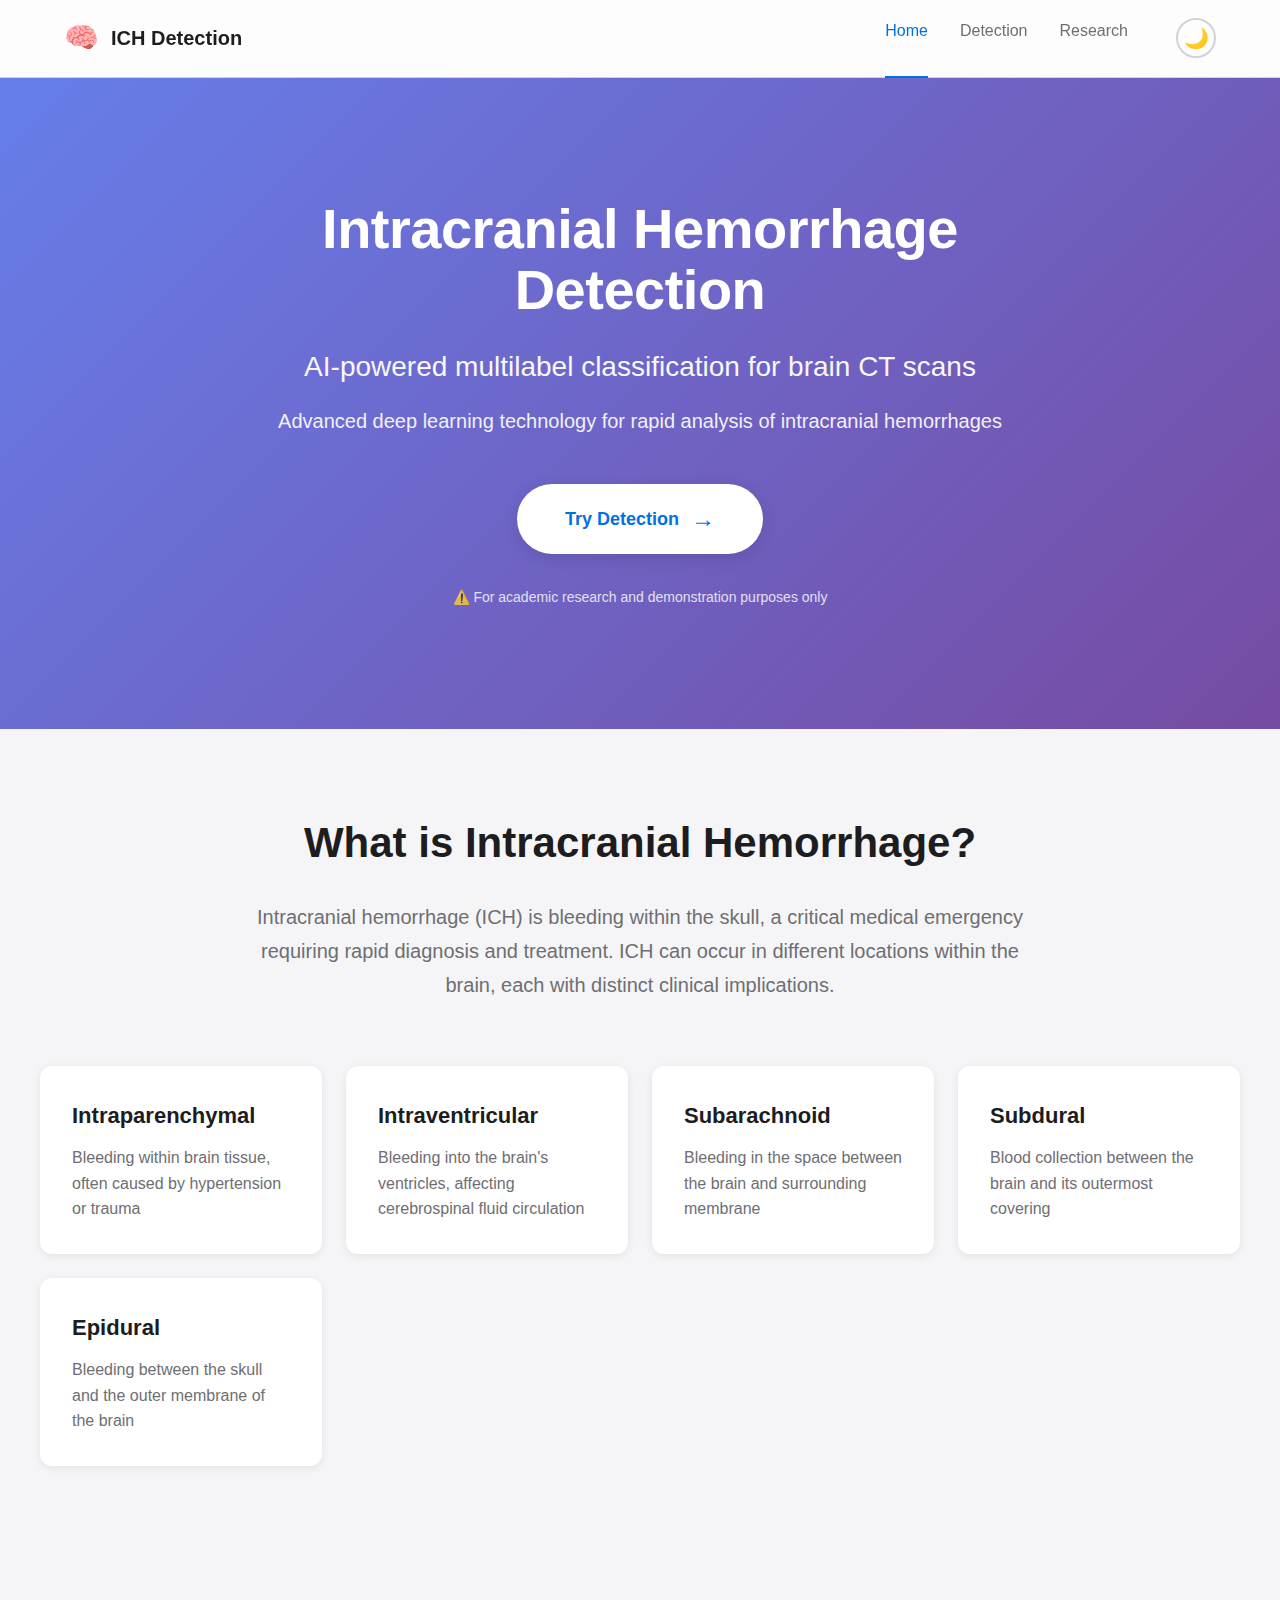
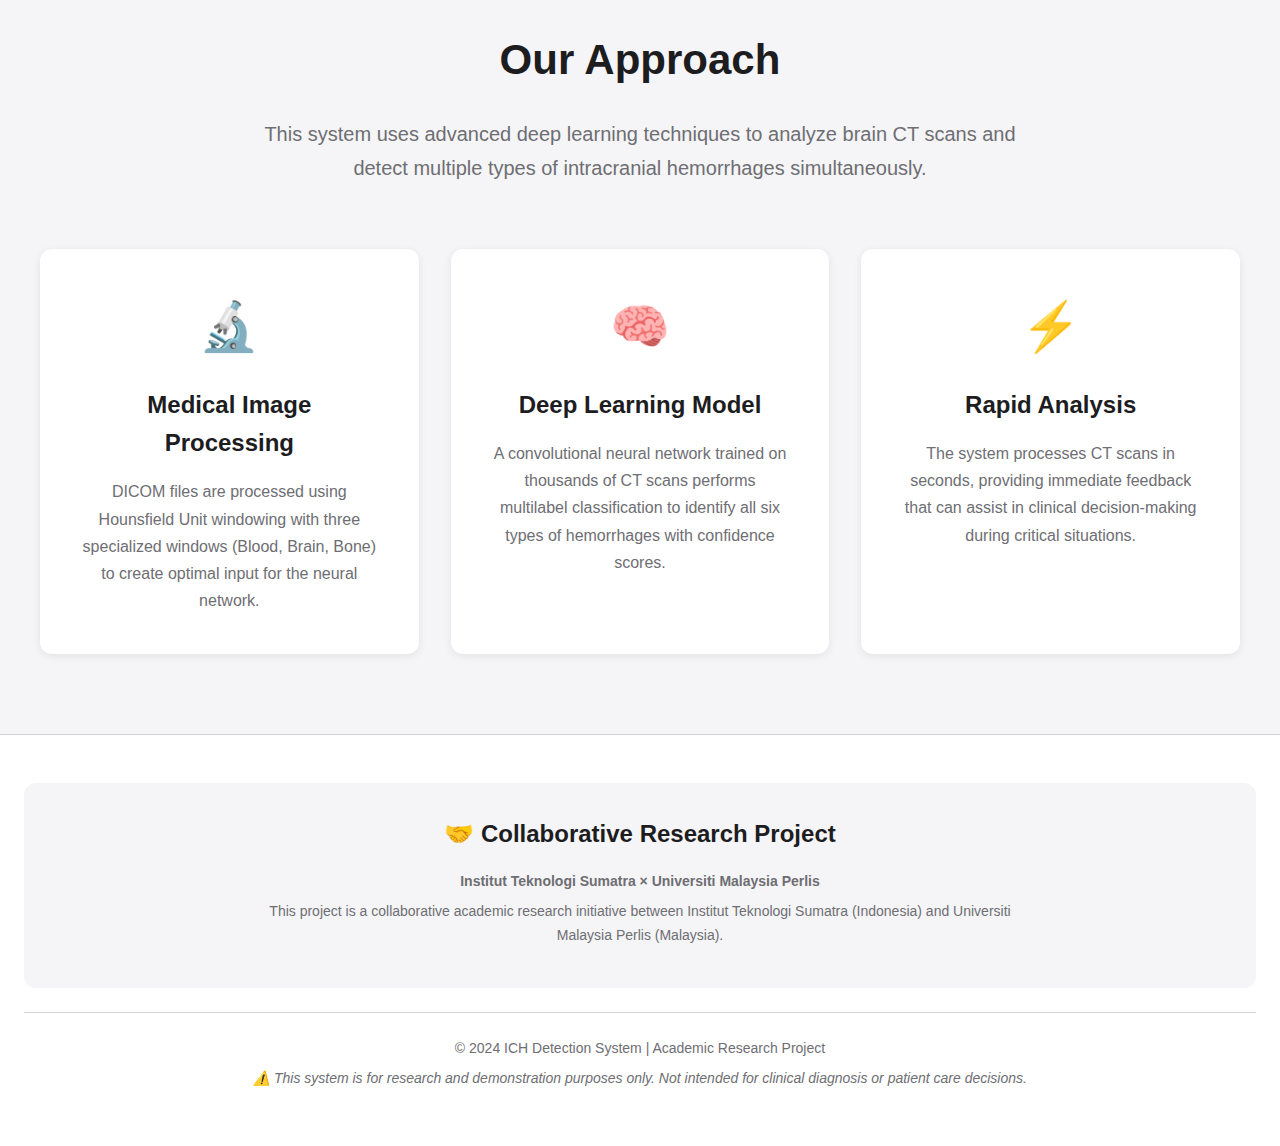
<file: frontend/index.html>
<!DOCTYPE html>
<html lang="en">
  <head>
    <meta charset="UTF-8" />
    <meta name="viewport" content="width=device-width, initial-scale=1.0" />
    <title>ICH Detection System</title>
    <link rel="stylesheet" href="css/styles.css" />
    <link rel="stylesheet" href="css/dark-mode.css" />
  </head>
  <body>
    <!-- Navigation -->
    <nav class="navbar">
      <div class="nav-container">
        <div class="nav-logo">
          <span class="logo-icon">🧠</span>
          <span class="logo-text">ICH Detection</span>
        </div>
        <div class="nav-links">
          <a href="index.html" class="nav-link active">Home</a>
          <a href="detection.html" class="nav-link">Detection</a>
          <a href="#research" class="nav-link">Research</a>
          <button
            id="theme-toggle"
            class="theme-toggle"
            aria-label="Toggle dark mode"
          >
            <span class="theme-icon">🌙</span>
          </button>
        </div>
      </div>
    </nav>

    <!-- Hero Section -->
    <section class="hero">
      <div class="hero-content">
        <h1 class="hero-title">Intracranial Hemorrhage Detection</h1>
        <p class="hero-subtitle">
          AI-powered multilabel classification for brain CT scans
        </p>
        <p class="hero-description">
          Advanced deep learning technology for rapid analysis of intracranial
          hemorrhages
        </p>
        <a href="detection.html" class="cta-button">
          Try Detection
          <span class="arrow">→</span>
        </a>
        <p class="disclaimer">
          ⚠️ For academic research and demonstration purposes only
        </p>
      </div>
    </section>

    <!-- About ICH Section -->
    <section class="about-section">
      <div class="section-container">
        <h2 class="section-title">What is Intracranial Hemorrhage?</h2>
        <p class="section-text">
          Intracranial hemorrhage (ICH) is bleeding within the skull, a critical
          medical emergency requiring rapid diagnosis and treatment. ICH can
          occur in different locations within the brain, each with distinct
          clinical implications.
        </p>

        <div class="ich-types">
          <div class="ich-card">
            <h3>Intraparenchymal</h3>
            <p>
              Bleeding within brain tissue, often caused by hypertension or
              trauma
            </p>
          </div>
          <div class="ich-card">
            <h3>Intraventricular</h3>
            <p>
              Bleeding into the brain's ventricles, affecting cerebrospinal
              fluid circulation
            </p>
          </div>
          <div class="ich-card">
            <h3>Subarachnoid</h3>
            <p>
              Bleeding in the space between the brain and surrounding membrane
            </p>
          </div>
          <div class="ich-card">
            <h3>Subdural</h3>
            <p>Blood collection between the brain and its outermost covering</p>
          </div>
          <div class="ich-card">
            <h3>Epidural</h3>
            <p>
              Bleeding between the skull and the outer membrane of the brain
            </p>
          </div>
        </div>
      </div>
    </section>

    <!-- Research Section -->
    <section id="research" class="research-section">
      <div class="section-container">
        <h2 class="section-title">Our Approach</h2>
        <p class="section-text">
          This system uses advanced deep learning techniques to analyze brain CT
          scans and detect multiple types of intracranial hemorrhages
          simultaneously.
        </p>

        <div class="approach-grid">
          <div class="approach-card">
            <div class="approach-icon">🔬</div>
            <h3>Medical Image Processing</h3>
            <p>
              DICOM files are processed using Hounsfield Unit windowing with
              three specialized windows (Blood, Brain, Bone) to create optimal
              input for the neural network.
            </p>
          </div>

          <div class="approach-card">
            <div class="approach-icon">🧠</div>
            <h3>Deep Learning Model</h3>
            <p>
              A convolutional neural network trained on thousands of CT scans
              performs multilabel classification to identify all six types of
              hemorrhages with confidence scores.
            </p>
          </div>

          <div class="approach-card">
            <div class="approach-icon">⚡</div>
            <h3>Rapid Analysis</h3>
            <p>
              The system processes CT scans in seconds, providing immediate
              feedback that can assist in clinical decision-making during
              critical situations.
            </p>
          </div>
        </div>
      </div>
    </section>

    <!-- Footer -->
    <footer class="footer">
      <div class="footer-content">
        <div class="collaboration-info">
          <h3>🤝 Collaborative Research Project</h3>
          <p class="collaboration-partners">
            <strong>Institut Teknologi Sumatra</strong> ×
            <strong>Universiti Malaysia Perlis</strong>
          </p>
          <p class="collaboration-note">
            This project is a collaborative academic research initiative between
            Institut Teknologi Sumatra (Indonesia) and Universiti Malaysia
            Perlis (Malaysia).
          </p>
        </div>
        <div class="footer-divider"></div>
        <p>© 2024 ICH Detection System | Academic Research Project</p>
        <p class="footer-disclaimer">
          ⚠️ This system is for research and demonstration purposes only. Not
          intended for clinical diagnosis or patient care decisions.
        </p>
      </div>
    </footer>
    <script src="js/theme.js"></script>
  </body>
</html>
</file>
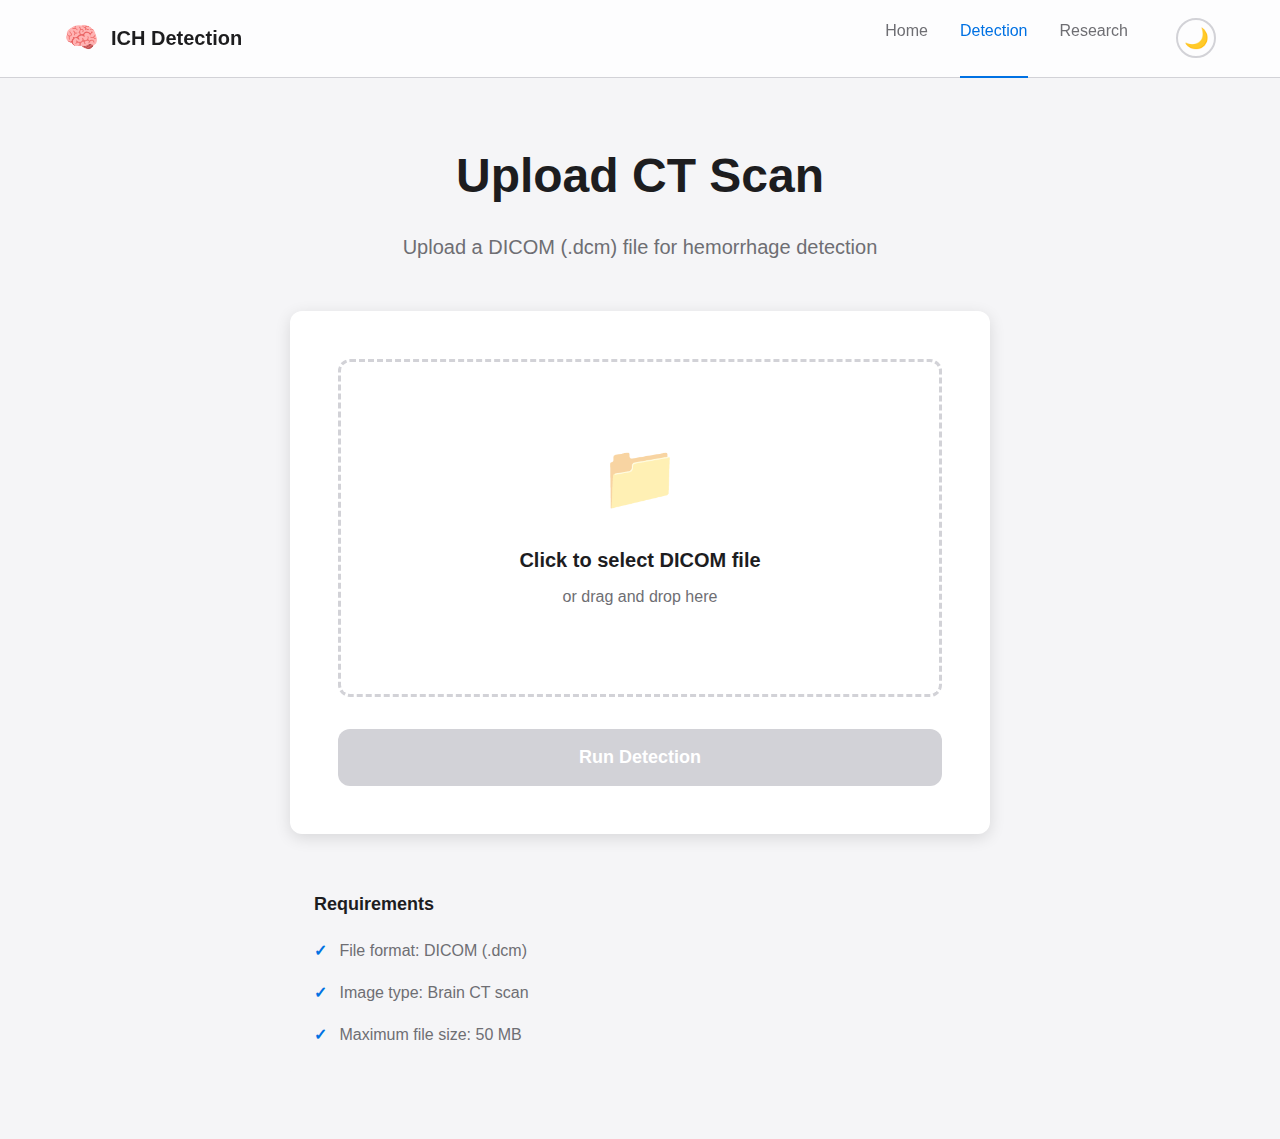
<file: frontend/detection.html>
<!DOCTYPE html>
<html lang="en">
  <head>
    <meta charset="UTF-8" />
    <meta name="viewport" content="width=device-width, initial-scale=1.0" />
    <title>Detection - ICH Detection System</title>
    <link rel="stylesheet" href="css/styles.css" />
    <link rel="stylesheet" href="css/dark-mode.css" />
  </head>
  <body>
    <!-- Navigation -->
    <nav class="navbar">
      <div class="nav-container">
        <div class="nav-logo">
          <span class="logo-icon">🧠</span>
          <span class="logo-text">ICH Detection</span>
        </div>
        <div class="nav-links">
          <a href="index.html" class="nav-link">Home</a>
          <a href="detection.html" class="nav-link active">Detection</a>
          <a href="index.html#research" class="nav-link">Research</a>
          <button
            id="theme-toggle"
            class="theme-toggle"
            aria-label="Toggle dark mode"
          >
            <span class="theme-icon">🌙</span>
          </button>
        </div>
      </div>
    </nav>

    <!-- Detection Section -->
    <section class="detection-section">
      <div class="detection-container">
        <h1 class="detection-title">Upload CT Scan</h1>
        <p class="detection-subtitle">
          Upload a DICOM (.dcm) file for hemorrhage detection
        </p>

        <div class="upload-card">
          <div class="upload-area" id="upload-area">
            <input
              type="file"
              id="dicom-file"
              accept=".dcm"
              style="display: none"
            />
            <div class="upload-icon">📁</div>
            <p class="upload-text">Click to select DICOM file</p>
            <p class="upload-hint">or drag and drop here</p>
            <p class="file-name" id="file-name"></p>
          </div>

          <button class="run-button" id="run-button" disabled>
            Run Detection
          </button>
        </div>

        <div class="info-box">
          <h3>Requirements</h3>
          <ul>
            <li>File format: DICOM (.dcm)</li>
            <li>Image type: Brain CT scan</li>
            <li>Maximum file size: 50 MB</li>
          </ul>
        </div>
      </div>
    </section>

    <!-- Loading Overlay -->
    <div class="loading-overlay" id="loading-overlay">
      <div class="loading-content">
        <div class="spinner"></div>
        <p class="loading-text">Processing CT scan...</p>
        <p class="loading-subtext">
          Applying HU windowing and running inference
        </p>
      </div>
    </div>
    <script src="js/theme.js"></script>
    <script src="js/detection.js"></script>
  </body>
</html>
</file>
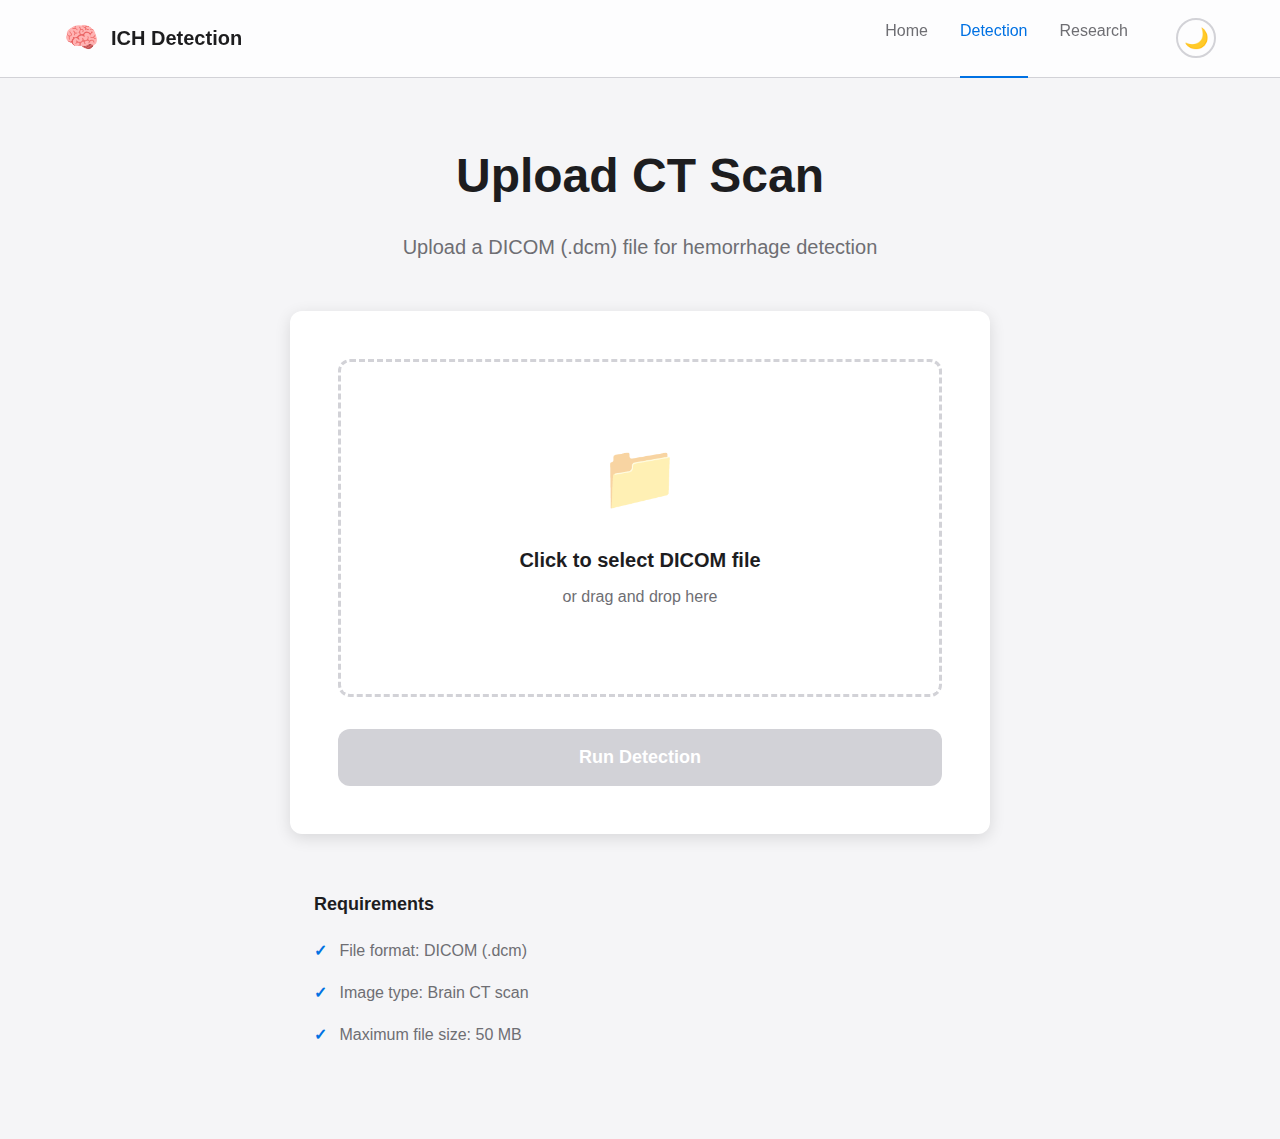
<file: frontend/results.html>
<!DOCTYPE html>
<html lang="en">
  <head>
    <meta charset="UTF-8" />
    <meta name="viewport" content="width=device-width, initial-scale=1.0" />
    <title>Results - ICH Detection System</title>
    <link rel="stylesheet" href="css/styles.css" />
    <link rel="stylesheet" href="css/dark-mode.css" />
  </head>
  <body>
    <!-- Navigation -->
    <nav class="navbar">
      <div class="nav-container">
        <div class="nav-logo">
          <span class="logo-icon">🧠</span>
          <span class="logo-text">ICH Detection</span>
        </div>
        <div class="nav-links">
          <a href="index.html" class="nav-link">Home</a>
          <a href="detection.html" class="nav-link">Detection</a>
          <a href="index.html#research" class="nav-link">Research</a>
          <button
            id="theme-toggle"
            class="theme-toggle"
            aria-label="Toggle dark mode"
          >
            <span class="theme-icon">🌙</span>
          </button>
        </div>
      </div>
    </nav>

    <!-- Results Section -->
    <section class="results-section">
      <div class="results-container">
        <h1 class="results-title">Multi-Model Detection Results</h1>

        <!-- Images Grid -->
        <div class="images-grid">
          <div class="image-card">
            <h3>Original CT Scan</h3>
            <img
              id="original-image"
              src=""
              alt="Original CT"
              style="width: 100%; border-radius: 8px"
            />
            <p class="image-caption">Raw DICOM image</p>
          </div>
          <div class="image-card">
            <h3>Processed Image</h3>
            <img
              id="processed-image"
              src=""
              alt="Processed CT"
              style="width: 100%; border-radius: 8px"
            />
            <p class="image-caption">Multi-window RGB (256×256)</p>
          </div>
        </div>

        <!-- Model Comparison Grid -->
        <div class="model-comparison-grid" id="model-comparison">
          <!-- Model cards will be inserted here by JavaScript -->
        </div>

        <!-- ICH Types Information with Clickable Labels -->
        <div class="info-card">
          <h2>About ICH Types (Click to learn more)</h2>
          <div class="ich-info-grid">
            <div
              class="ich-info-item clickable"
              data-ich-type="Intraparenchymal"
            >
              <h3>Intraparenchymal <span class="info-icon">ℹ️</span></h3>
              <p>Bleeding within the brain tissue itself</p>
            </div>
            <div
              class="ich-info-item clickable"
              data-ich-type="Intraventricular"
            >
              <h3>Intraventricular <span class="info-icon">ℹ️</span></h3>
              <p>Blood accumulates in the ventricles</p>
            </div>
            <div class="ich-info-item clickable" data-ich-type="Subarachnoid">
              <h3>Subarachnoid <span class="info-icon">ℹ️</span></h3>
              <p>Bleeding in the space between brain and skull</p>
            </div>
            <div class="ich-info-item clickable" data-ich-type="Subdural">
              <h3>Subdural <span class="info-icon">ℹ️</span></h3>
              <p>Blood collection between brain and dura mater</p>
            </div>
            <div class="ich-info-item clickable" data-ich-type="Epidural">
              <h3>Epidural <span class="info-icon">ℹ️</span></h3>
              <p>Bleeding between skull and dura mater</p>
            </div>
          </div>
        </div>

        <!-- Actions -->
        <div class="actions">
          <a href="detection.html" class="action-button primary">
            Upload Another Scan
          </a>
          <button class="action-button secondary" onclick="window.print()">
            Print Results
          </button>
        </div>
      </div>
    </section>

    <!-- ICH Type Detail Modal -->
    <div class="modal-overlay" id="ich-modal">
      <div class="modal-content">
        <button class="modal-close" id="modal-close">&times;</button>
        <h2 id="modal-title">ICH Type</h2>
        <div id="modal-body">
          <!-- Content inserted by JavaScript -->
        </div>
      </div>
    </div>

    <!-- Footer with Collaboration Info -->
    <footer class="footer">
      <div class="footer-content">
        <div class="collaboration-info">
          <h3>🤝 Collaborative Research Project</h3>
          <p class="collaboration-partners">
            <strong>Institut Teknologi Sumatra</strong> ×
            <strong>Universiti Malaysia Perlis</strong>
          </p>
          <p class="collaboration-note">
            This project is a collaborative academic research initiative between
            Institut Teknologi Sumatra (Indonesia) and Universiti Malaysia
            Perlis (Malaysia).
          </p>
        </div>
        <div class="footer-divider"></div>
        <p>© 2024 ICH Detection System | Academic Research Project</p>
        <p class="footer-disclaimer">
          ⚠️ This system is for research and demonstration purposes only. Not
          intended for clinical diagnosis or patient care decisions.
        </p>
      </div>
    </footer>

    <!-- JavaScript Files -->
    <script src="js/theme.js"></script>
    <script src="js/results-multimodel.js"></script>
    <script src="js/ich-modal.js"></script>
    <script src="js/theme.js"></script>
  </body>
</html>
</file>
<file: frontend/css/dark-mode.css>
/* ===================================
   ICH Detection System - Dark Mode CSS
   File: frontend/css/dark-mode.css
   =================================== */

/* Dark Mode Color Variables */
:root[data-theme="dark"] {
  --primary-blue: #3b82f6;
  --dark-blue: #2563eb;
  --text-primary: #f9fafb;
  --text-secondary: #d1d5db;
  --bg-light: #111827;
  --bg-white: #1f2937;
  --border-light: #374151;
  --shadow-sm: 0 2px 8px rgba(0, 0, 0, 0.3);
  --shadow-md: 0 4px 16px rgba(0, 0, 0, 0.4);
  --shadow-lg: 0 8px 32px rgba(0, 0, 0, 0.5);
}

/* Smooth Theme Transition for All Elements */
body {
  transition: background-color 0.3s ease, color 0.3s ease;
}

* {
  transition: background-color 0.3s ease, border-color 0.3s ease,
    color 0.3s ease;
}

/* Theme Toggle Button */
.theme-toggle {
  background: none;
  border: 2px solid var(--border-light);
  border-radius: 50%;
  width: 40px;
  height: 40px;
  display: flex;
  align-items: center;
  justify-content: center;
  cursor: pointer;
  font-size: 20px;
  transition: all 0.3s ease;
  margin-left: 16px;
}

.theme-toggle:hover {
  border-color: var(--primary-blue);
  transform: rotate(20deg);
}

.theme-icon {
  transition: transform 0.3s ease;
}

/* Dark Mode Overrides for Existing Components */
[data-theme="dark"] .navbar {
  background: rgba(31, 41, 55, 0.8);
  border-bottom-color: var(--border-light);
}

[data-theme="dark"] .hero {
  background: linear-gradient(135deg, #4338ca 0%, #6366f1 100%);
}

[data-theme="dark"] .upload-area {
  border-color: var(--border-light);
  background: var(--bg-white);
}

[data-theme="dark"] .upload-area:hover {
  border-color: var(--primary-blue);
  background: rgba(59, 130, 246, 0.1);
}

[data-theme="dark"] .info-box {
  background: var(--bg-light);
}

[data-theme="dark"] .image-card img {
  border: 1px solid var(--border-light);
}

[data-theme="dark"] .run-button:disabled {
  background: var(--border-light);
  color: var(--text-secondary);
}

/* Model Comparison Grid */
.model-comparison-grid {
  display: grid;
  grid-template-columns: repeat(auto-fit, minmax(300px, 1fr));
  gap: 24px;
  margin-bottom: 48px;
}

.model-card {
  background: var(--bg-white);
  padding: 32px;
  border-radius: var(--radius-md);
  box-shadow: var(--shadow-sm);
  border: 2px solid transparent;
  transition: var(--transition);
}

.model-card:hover {
  transform: translateY(-4px);
  box-shadow: var(--shadow-md);
  border-color: var(--primary-blue);
}

.model-card.ensemble {
  border-color: #10b981;
  background: var(--bg-white);
}

.model-card.ensemble:hover {
  border-color: #059669;
}

.model-header {
  display: flex;
  align-items: center;
  justify-content: space-between;
  margin-bottom: 24px;
  padding-bottom: 16px;
  border-bottom: 2px solid var(--border-light);
}

.model-name {
  font-size: 22px;
  font-weight: 600;
  color: var(--text-primary);
}

.model-badge {
  padding: 6px 12px;
  border-radius: 20px;
  font-size: 12px;
  font-weight: 600;
  text-transform: uppercase;
  letter-spacing: 0.5px;
}

.model-badge.primary {
  background: #dbeafe;
  color: #1e40af;
}

.model-badge.ensemble {
  background: #d1fae5;
  color: #065f46;
}

[data-theme="dark"] .model-badge.primary {
  background: #1e3a8a;
  color: #bfdbfe;
}

[data-theme="dark"] .model-badge.ensemble {
  background: #064e3b;
  color: #a7f3d0;
}

/* Model Summary Box */
.model-summary {
  margin-bottom: 24px;
  padding: 16px;
  background: var(--bg-light);
  border-radius: var(--radius-sm);
  border-left: 4px solid var(--primary-blue);
}

.model-summary.detected {
  background: #fef2f2;
  border-left-color: #ef4444;
}

[data-theme="dark"] .model-summary {
  background: #0f172a;
}

[data-theme="dark"] .model-summary.detected {
  background: #450a0a;
  border-left-color: #ef4444;
}

.model-summary.no-detection {
  background: #f0fdf4;
  border-left-color: #10b981;
}

[data-theme="dark"] .model-summary.no-detection {
  background: #052e16;
  border-left-color: #10b981;
}

.model-summary h4 {
  font-size: 16px;
  font-weight: 600;
  margin-bottom: 8px;
  color: var(--text-primary);
}

.model-summary p {
  margin: 0;
  font-size: 14px;
  color: var(--text-secondary);
}

.model-detected-list {
  display: flex;
  flex-wrap: wrap;
  gap: 8px;
  margin-top: 12px;
}

.model-detected-badge {
  padding: 6px 12px;
  background: #fee2e2;
  color: #991b1b;
  border-radius: 16px;
  font-size: 13px;
  font-weight: 600;
}

[data-theme="dark"] .model-detected-badge {
  background: #7f1d1d;
  color: #fecaca;
}

/* Model Confidence Scores */
.model-scores {
  display: flex;
  flex-direction: column;
  gap: 12px;
}

.model-score-row {
  display: flex;
  align-items: center;
  gap: 12px;
}

.model-score-label {
  flex: 0 0 140px;
  font-size: 14px;
  font-weight: 500;
  color: var(--text-primary);
}

.model-score-bar-container {
  flex: 1;
  height: 24px;
  background: var(--bg-light);
  border-radius: 12px;
  overflow: hidden;
  position: relative;
}

.model-score-bar {
  height: 100%;
  background: linear-gradient(90deg, var(--primary-blue), #667eea);
  border-radius: 12px;
  transition: width 0.6s ease-out;
  width: 0;
}

.model-score-bar.detected {
  background: linear-gradient(90deg, #ef4444, #f87171);
}

.model-score-value {
  flex: 0 0 55px;
  text-align: right;
  font-size: 14px;
  font-weight: 600;
  color: var(--text-primary);
}

/* Clickable ICH Info Items */
.ich-info-item.clickable {
  cursor: pointer;
  transition: var(--transition);
  position: relative;
}

.ich-info-item.clickable:hover {
  background: var(--primary-blue);
  color: white;
  transform: translateY(-2px);
  box-shadow: var(--shadow-md);
}

.ich-info-item.clickable:hover h3,
.ich-info-item.clickable:hover p {
  color: white;
}

.info-icon {
  font-size: 16px;
  opacity: 0.7;
  transition: var(--transition);
}

.ich-info-item.clickable:hover .info-icon {
  opacity: 1;
  transform: scale(1.2);
}

/* Modal Overlay */
.modal-overlay {
  position: fixed;
  top: 0;
  left: 0;
  right: 0;
  bottom: 0;
  background: rgba(0, 0, 0, 0.7);
  backdrop-filter: blur(8px);
  -webkit-backdrop-filter: blur(8px);
  display: none;
  align-items: center;
  justify-content: center;
  z-index: 9999;
  animation: fadeIn 0.3s ease;
}

.modal-overlay.active {
  display: flex;
}

@keyframes fadeIn {
  from {
    opacity: 0;
  }
  to {
    opacity: 1;
  }
}

/* Modal Content */
.modal-content {
  background: var(--bg-white);
  padding: 48px;
  border-radius: var(--radius-md);
  max-width: 600px;
  width: 90%;
  max-height: 80vh;
  overflow-y: auto;
  position: relative;
  animation: slideUp 0.3s ease;
  box-shadow: var(--shadow-lg);
}

@keyframes slideUp {
  from {
    transform: translateY(50px);
    opacity: 0;
  }
  to {
    transform: translateY(0);
    opacity: 1;
  }
}

.modal-close {
  position: absolute;
  top: 16px;
  right: 16px;
  background: var(--bg-light);
  border: none;
  width: 40px;
  height: 40px;
  border-radius: 50%;
  font-size: 24px;
  cursor: pointer;
  display: flex;
  align-items: center;
  justify-content: center;
  transition: var(--transition);
  color: var(--text-secondary);
}

.modal-close:hover {
  background: var(--border-light);
  color: var(--text-primary);
  transform: rotate(90deg);
}

#modal-title {
  font-size: 28px;
  font-weight: 700;
  margin-bottom: 24px;
  color: var(--primary-blue);
}

#modal-body {
  color: var(--text-secondary);
  line-height: 1.8;
}

#modal-body h3 {
  font-size: 20px;
  font-weight: 600;
  margin: 24px 0 12px;
  color: var(--text-primary);
}

#modal-body p {
  margin-bottom: 16px;
}

#modal-body ul {
  margin: 16px 0;
  padding-left: 24px;
}

#modal-body li {
  margin-bottom: 8px;
  color: var(--text-secondary);
}

/* Collaboration Info Section */
.collaboration-info {
  text-align: center;
  padding: 32px;
  background: var(--bg-light);
  border-radius: var(--radius-md);
  margin-bottom: 24px;
}

.collaboration-info h3 {
  font-size: 24px;
  font-weight: 600;
  margin-bottom: 16px;
  color: var(--text-primary);
}

.collaboration-partners {
  font-size: 18px;
  margin-bottom: 16px;
  color: var(--primary-blue);
  font-weight: 600;
}

.collaboration-note {
  font-size: 16px;
  line-height: 1.7;
  color: var(--text-secondary);
  max-width: 800px;
  margin: 0 auto;
}

.footer-divider {
  height: 1px;
  background: var(--border-light);
  margin: 24px 0;
}

/* Dark mode footer adjustments */
[data-theme="dark"] .footer {
  background: var(--bg-white);
  border-top-color: var(--border-light);
}

/* Print Styles */
@media print {
  .navbar,
  .theme-toggle,
  .actions,
  .footer,
  .modal-overlay {
    display: none !important;
  }

  body {
    background: white !important;
    color: black !important;
  }

  .model-card {
    break-inside: avoid;
    border: 1px solid #ddd !important;
    background: white !important;
  }

  .model-score-bar {
    background: #0071e3 !important;
  }
}

/* Responsive Design */
@media (max-width: 768px) {
  .model-comparison-grid {
    grid-template-columns: 1fr;
  }

  .modal-content {
    padding: 32px 24px;
    width: 95%;
    max-height: 90vh;
  }

  .model-card {
    padding: 24px;
  }

  .model-score-label {
    flex: 0 0 100px;
    font-size: 13px;
  }

  .model-score-value {
    flex: 0 0 50px;
    font-size: 13px;
  }

  .collaboration-info {
    padding: 24px 16px;
  }

  .collaboration-info h3 {
    font-size: 20px;
  }

  .collaboration-partners {
    font-size: 16px;
  }

  .collaboration-note {
    font-size: 14px;
  }

  .theme-toggle {
    width: 36px;
    height: 36px;
    font-size: 18px;
  }

  .model-header {
    flex-direction: column;
    align-items: flex-start;
    gap: 12px;
  }

  .model-name {
    font-size: 20px;
  }
}

@media (max-width: 480px) {
  .model-score-label {
    flex: 0 0 80px;
    font-size: 12px;
  }

  .model-score-value {
    flex: 0 0 45px;
    font-size: 12px;
  }

  .model-detected-badge {
    font-size: 11px;
    padding: 4px 10px;
  }
}
</file>
<file: frontend/css/styles.css>
/* ===================================
   ICH Detection System - Apple Style CSS
   Complete stylesheet for all pages
   =================================== */

/* Reset & Base Styles */
* {
  margin: 0;
  padding: 0;
  box-sizing: border-box;
}

:root {
  --primary-blue: #0071e3;
  --dark-blue: #0055b3;
  --text-primary: #1d1d1f;
  --text-secondary: #6e6e73;
  --bg-light: #f5f5f7;
  --bg-white: #ffffff;
  --border-light: #d2d2d7;
  --shadow-sm: 0 2px 8px rgba(0, 0, 0, 0.08);
  --shadow-md: 0 4px 16px rgba(0, 0, 0, 0.12);
  --shadow-lg: 0 8px 32px rgba(0, 0, 0, 0.16);
  --radius-sm: 8px;
  --radius-md: 12px;
  --radius-lg: 20px;
  --transition: all 0.3s cubic-bezier(0.4, 0, 0.2, 1);
}

body {
  font-family: -apple-system, BlinkMacSystemFont, "Segoe UI", Roboto, Oxygen,
    Ubuntu, Cantarell, "Helvetica Neue", sans-serif;
  line-height: 1.6;
  color: var(--text-primary);
  background-color: var(--bg-light);
  -webkit-font-smoothing: antialiased;
  -moz-osx-font-smoothing: grayscale;
}

/* ===================================
   Navigation
   =================================== */

.navbar {
  background: rgba(255, 255, 255, 0.8);
  backdrop-filter: blur(20px);
  -webkit-backdrop-filter: blur(20px);
  border-bottom: 1px solid var(--border-light);
  position: sticky;
  top: 0;
  z-index: 1000;
  padding: 0;
}

.nav-container {
  max-width: 1200px;
  margin: 0 auto;
  padding: 16px 24px;
  display: flex;
  justify-content: space-between;
  align-items: center;
}

.nav-logo {
  display: flex;
  align-items: center;
  gap: 12px;
  font-size: 20px;
  font-weight: 600;
  color: var(--text-primary);
}

.logo-icon {
  font-size: 28px;
}

.nav-links {
  display: flex;
  gap: 32px;
}

.nav-link {
  color: var(--text-secondary);
  text-decoration: none;
  font-size: 16px;
  font-weight: 500;
  transition: var(--transition);
  position: relative;
}

.nav-link:hover {
  color: var(--text-primary);
}

.nav-link.active {
  color: var(--primary-blue);
}

.nav-link.active::after {
  content: "";
  position: absolute;
  bottom: -20px;
  left: 0;
  right: 0;
  height: 2px;
  background: var(--primary-blue);
}

/* ===================================
   Hero Section
   =================================== */

.hero {
  text-align: center;
  padding: 120px 24px;
  background: linear-gradient(135deg, #667eea 0%, #764ba2 100%);
  color: white;
}

.hero-content {
  max-width: 800px;
  margin: 0 auto;
}

.hero-title {
  font-size: 56px;
  font-weight: 700;
  line-height: 1.1;
  margin-bottom: 24px;
  letter-spacing: -0.5px;
}

.hero-subtitle {
  font-size: 28px;
  font-weight: 500;
  margin-bottom: 16px;
  opacity: 0.95;
}

.hero-description {
  font-size: 20px;
  opacity: 0.9;
  margin-bottom: 48px;
  line-height: 1.5;
}

.cta-button {
  display: inline-flex;
  align-items: center;
  gap: 12px;
  background: white;
  color: var(--primary-blue);
  padding: 16px 48px;
  font-size: 18px;
  font-weight: 600;
  border-radius: 980px;
  text-decoration: none;
  transition: var(--transition);
  box-shadow: var(--shadow-md);
}

.cta-button:hover {
  transform: translateY(-2px);
  box-shadow: var(--shadow-lg);
}

.cta-button .arrow {
  font-size: 24px;
  transition: var(--transition);
}

.cta-button:hover .arrow {
  transform: translateX(4px);
}

.disclaimer {
  margin-top: 32px;
  font-size: 14px;
  opacity: 0.8;
}

/* ===================================
   Sections
   =================================== */

.about-section,
.research-section {
  padding: 80px 24px;
}

.section-container {
  max-width: 1200px;
  margin: 0 auto;
}

.section-title {
  font-size: 42px;
  font-weight: 700;
  text-align: center;
  margin-bottom: 24px;
  color: var(--text-primary);
}

.section-text {
  font-size: 20px;
  text-align: center;
  max-width: 800px;
  margin: 0 auto 64px;
  color: var(--text-secondary);
  line-height: 1.7;
}

/* ===================================
   ICH Types Grid
   =================================== */

.ich-types {
  display: grid;
  grid-template-columns: repeat(auto-fit, minmax(280px, 1fr));
  gap: 24px;
  margin-top: 48px;
}

.ich-card {
  background: var(--bg-white);
  padding: 32px;
  border-radius: var(--radius-md);
  box-shadow: var(--shadow-sm);
  transition: var(--transition);
}

.ich-card:hover {
  transform: translateY(-4px);
  box-shadow: var(--shadow-md);
}

.ich-card h3 {
  font-size: 22px;
  font-weight: 600;
  margin-bottom: 12px;
  color: var(--text-primary);
}

.ich-card p {
  font-size: 16px;
  color: var(--text-secondary);
  line-height: 1.6;
}

/* ===================================
   Approach Grid
   =================================== */

.approach-grid {
  display: grid;
  grid-template-columns: repeat(auto-fit, minmax(300px, 1fr));
  gap: 32px;
  margin-top: 48px;
}

.approach-card {
  background: var(--bg-white);
  padding: 40px;
  border-radius: var(--radius-md);
  box-shadow: var(--shadow-sm);
  text-align: center;
  transition: var(--transition);
}

.approach-card:hover {
  transform: translateY(-4px);
  box-shadow: var(--shadow-md);
}

.approach-icon {
  font-size: 48px;
  margin-bottom: 20px;
}

.approach-card h3 {
  font-size: 24px;
  font-weight: 600;
  margin-bottom: 16px;
  color: var(--text-primary);
}

.approach-card p {
  font-size: 16px;
  color: var(--text-secondary);
  line-height: 1.7;
}

/* ===================================
   Detection Page
   =================================== */

.detection-section {
  min-height: calc(100vh - 60px);
  display: flex;
  align-items: center;
  justify-content: center;
  padding: 60px 24px;
}

.detection-container {
  max-width: 700px;
  width: 100%;
}

.detection-title {
  font-size: 48px;
  font-weight: 700;
  text-align: center;
  margin-bottom: 16px;
  color: var(--text-primary);
}

.detection-subtitle {
  font-size: 20px;
  text-align: center;
  color: var(--text-secondary);
  margin-bottom: 48px;
}

.upload-card {
  background: var(--bg-white);
  padding: 48px;
  border-radius: var(--radius-md);
  box-shadow: var(--shadow-md);
}

.upload-area {
  border: 3px dashed var(--border-light);
  border-radius: var(--radius-md);
  padding: 64px 32px;
  text-align: center;
  cursor: pointer;
  transition: var(--transition);
  margin-bottom: 32px;
}

.upload-area:hover {
  border-color: var(--primary-blue);
  background: rgba(0, 113, 227, 0.02);
}

.upload-area.dragover {
  border-color: var(--primary-blue);
  background: rgba(0, 113, 227, 0.05);
}

.upload-icon {
  font-size: 64px;
  margin-bottom: 16px;
  opacity: 0.5;
}

.upload-text {
  font-size: 20px;
  font-weight: 600;
  color: var(--text-primary);
  margin-bottom: 8px;
}

.upload-hint {
  font-size: 16px;
  color: var(--text-secondary);
}

.file-name {
  margin-top: 20px;
  font-size: 16px;
  font-weight: 600;
  color: var(--primary-blue);
}

.run-button {
  width: 100%;
  padding: 18px;
  font-size: 18px;
  font-weight: 600;
  color: white;
  background: var(--primary-blue);
  border: none;
  border-radius: var(--radius-md);
  cursor: pointer;
  transition: var(--transition);
}

.run-button:hover:not(:disabled) {
  background: var(--dark-blue);
  transform: translateY(-2px);
  box-shadow: var(--shadow-md);
}

.run-button:disabled {
  background: var(--border-light);
  cursor: not-allowed;
}

.info-box {
  background: var(--bg-light);
  padding: 24px;
  border-radius: var(--radius-sm);
  margin-top: 32px;
}

.info-box h3 {
  font-size: 18px;
  font-weight: 600;
  margin-bottom: 12px;
  color: var(--text-primary);
}

.info-box ul {
  list-style: none;
  padding: 0;
}

.info-box li {
  padding: 8px 0;
  color: var(--text-secondary);
  font-size: 16px;
}

.info-box li::before {
  content: "✓ ";
  color: var(--primary-blue);
  font-weight: bold;
  margin-right: 8px;
}

/* ===================================
   Loading Overlay
   =================================== */

.loading-overlay {
  position: fixed;
  top: 0;
  left: 0;
  right: 0;
  bottom: 0;
  background: rgba(0, 0, 0, 0.8);
  backdrop-filter: blur(10px);
  display: none;
  align-items: center;
  justify-content: center;
  z-index: 9999;
}

.loading-overlay.active {
  display: flex;
}

.loading-content {
  text-align: center;
  color: white;
}

.spinner {
  width: 64px;
  height: 64px;
  border: 4px solid rgba(255, 255, 255, 0.2);
  border-top-color: white;
  border-radius: 50%;
  animation: spin 1s linear infinite;
  margin: 0 auto 24px;
}

@keyframes spin {
  to {
    transform: rotate(360deg);
  }
}

.loading-text {
  font-size: 24px;
  font-weight: 600;
  margin-bottom: 8px;
}

.loading-subtext {
  font-size: 16px;
  opacity: 0.8;
}

/* ===================================
   Results Page
   =================================== */

.results-section {
  padding: 60px 24px;
}

.results-container {
  max-width: 1200px;
  margin: 0 auto;
}

.results-title {
  font-size: 48px;
  font-weight: 700;
  text-align: center;
  margin-bottom: 48px;
  color: var(--text-primary);
}

.images-grid {
  display: grid;
  grid-template-columns: repeat(auto-fit, minmax(400px, 1fr));
  gap: 32px;
  margin-bottom: 48px;
}

.image-card {
  background: var(--bg-white);
  padding: 32px;
  border-radius: var(--radius-md);
  box-shadow: var(--shadow-sm);
}

.image-card h3 {
  font-size: 20px;
  font-weight: 600;
  margin-bottom: 16px;
  color: var(--text-primary);
}

.image-card img {
  width: 100%;
  border-radius: var(--radius-sm);
  margin-bottom: 12px;
}

.image-caption {
  font-size: 14px;
  color: var(--text-secondary);
  text-align: center;
}

.summary-card,
.scores-card,
.info-card {
  background: var(--bg-white);
  padding: 40px;
  border-radius: var(--radius-md);
  box-shadow: var(--shadow-sm);
  margin-bottom: 32px;
}

.summary-card h2,
.scores-card h2,
.info-card h2 {
  font-size: 28px;
  font-weight: 600;
  margin-bottom: 24px;
  color: var(--text-primary);
}

.detected-list {
  display: flex;
  flex-wrap: wrap;
  gap: 12px;
  margin: 20px 0;
}

.detected-badge {
  padding: 8px 16px;
  background: #d1fae5;
  color: #065f46;
  border-radius: 20px;
  font-size: 15px;
  font-weight: 600;
}

.no-detection {
  padding: 8px 16px;
  background: #e5e7eb;
  color: #4b5563;
  border-radius: 20px;
  font-size: 15px;
  font-weight: 600;
}

.scores-table {
  display: flex;
  flex-direction: column;
  gap: 16px;
}

.score-row {
  display: flex;
  align-items: center;
  gap: 16px;
}

.score-label {
  flex: 0 0 200px;
  font-size: 16px;
  font-weight: 500;
  color: var(--text-primary);
}

.score-bar-container {
  flex: 1;
  height: 32px;
  background: var(--bg-light);
  border-radius: 16px;
  overflow: hidden;
  position: relative;
}

.score-bar {
  height: 100%;
  background: linear-gradient(90deg, var(--primary-blue), #667eea);
  border-radius: 16px;
  transition: width 0.6s ease-out;
}

.score-value {
  flex: 0 0 70px;
  text-align: right;
  font-size: 16px;
  font-weight: 600;
  color: var(--text-primary);
}

.ich-info-grid {
  display: grid;
  grid-template-columns: repeat(auto-fit, minmax(280px, 1fr));
  gap: 20px;
}

.ich-info-item {
  padding: 20px;
  background: var(--bg-light);
  border-radius: var(--radius-sm);
}

.ich-info-item h3 {
  font-size: 18px;
  font-weight: 600;
  margin-bottom: 8px;
  color: var(--text-primary);
}

.ich-info-item p {
  font-size: 15px;
  color: var(--text-secondary);
  line-height: 1.6;
}

.actions {
  display: flex;
  gap: 16px;
  justify-content: center;
  margin-top: 48px;
}

.action-button {
  padding: 14px 32px;
  font-size: 16px;
  font-weight: 600;
  border-radius: var(--radius-md);
  text-decoration: none;
  border: none;
  cursor: pointer;
  transition: var(--transition);
}

.action-button.primary {
  background: var(--primary-blue);
  color: white;
}

.action-button.primary:hover {
  background: var(--dark-blue);
  transform: translateY(-2px);
  box-shadow: var(--shadow-md);
}

.action-button.secondary {
  background: var(--bg-light);
  color: var(--text-primary);
}

.action-button.secondary:hover {
  background: var(--border-light);
}

/* ===================================
   Footer
   =================================== */

.footer {
  background: var(--bg-white);
  border-top: 1px solid var(--border-light);
  padding: 48px 24px;
  text-align: center;
}

.footer-content p {
  font-size: 14px;
  color: var(--text-secondary);
  margin-bottom: 8px;
}

.footer-disclaimer {
  font-size: 13px;
  font-style: italic;
}

/* ===================================
   Responsive Design
   =================================== */

@media (max-width: 768px) {
  .hero-title {
    font-size: 36px;
  }

  .hero-subtitle {
    font-size: 20px;
  }

  .hero-description {
    font-size: 16px;
  }

  .section-title {
    font-size: 32px;
  }

  .section-text {
    font-size: 16px;
  }

  .detection-title {
    font-size: 32px;
  }

  .results-title {
    font-size: 36px;
  }

  .images-grid {
    grid-template-columns: 1fr;
  }

  .nav-links {
    gap: 16px;
  }

  .nav-link {
    font-size: 14px;
  }

  .actions {
    flex-direction: column;
  }

  .action-button {
    width: 100%;
  }
}
</file>
